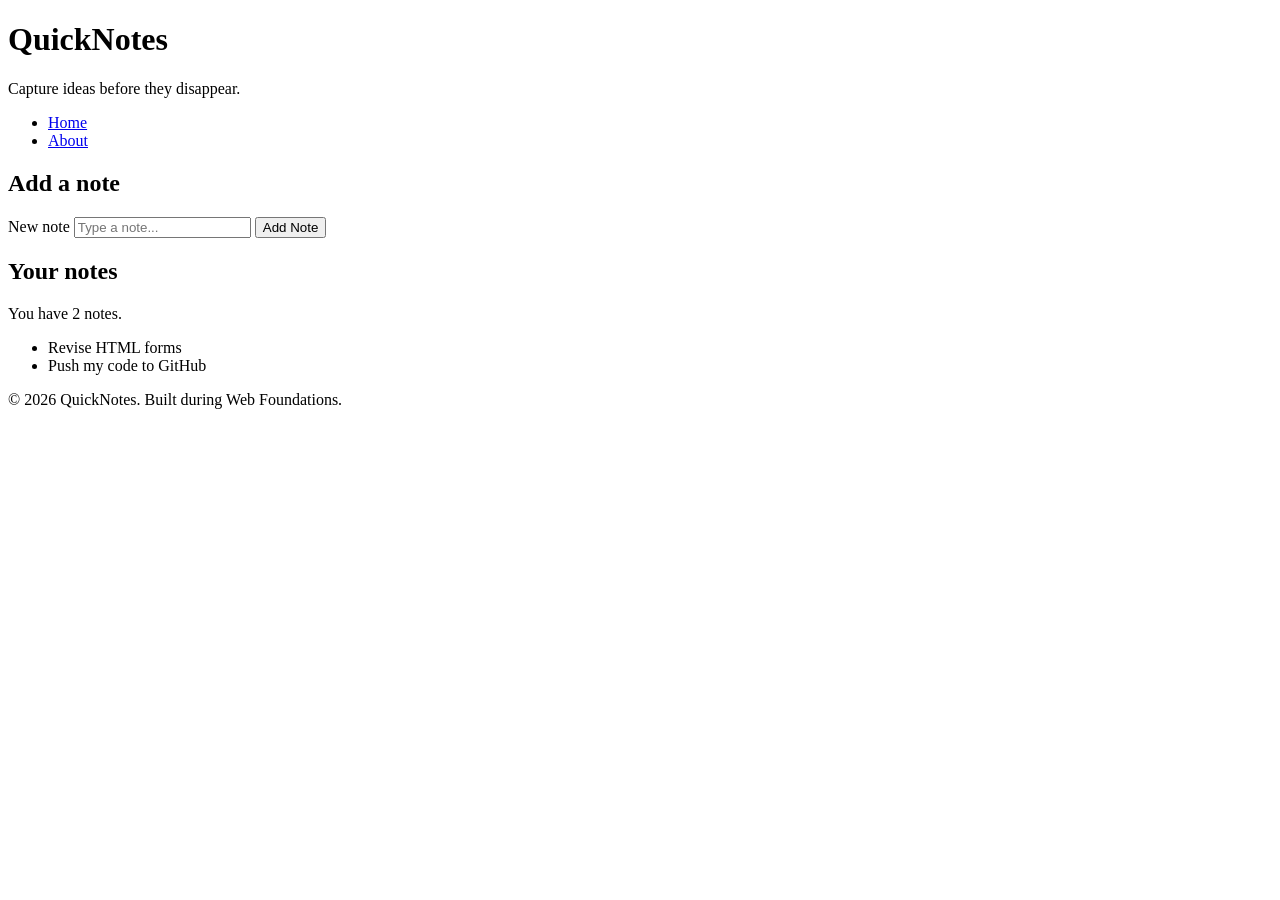
<file: day1/index.html>
<!DOCTYPE html>
<html lang="en">
  <head>
    <meta charset="UTF-8">
    <meta name="viewport" content="width=device-width, initial-scale=1.0">
    <title>QuickNotes</title>
  </head>
  <body>
    <header>
      <h1>QuickNotes</h1>
      <p>Capture ideas before they disappear.</p>
      <nav>
        <ul>
          <li><a href="index.html">Home</a></li>
          <li><a href="about.html">About</a></li>
        </ul>
      </nav>
    </header>
    <main>
      <section>
        <h2>Add a note</h2>
        <form id="note-form">
          <label for="note-input">New note</label>
          <input type="text" id="note-input" placeholder="Type a note...">
          <button type="submit">Add Note</button>
        </form>
      </section>
      <section>
        <h2>Your notes</h2>
        <p id="note-count">You have 2 notes.</p>
        <ul id="notes-list">
          <li>Revise HTML forms</li>
          <li>Push my code to GitHub</li>
        </ul>
      </section>
    </main>
    <footer>
      <p>&copy; 2026 QuickNotes. Built during Web Foundations.</p>
    </footer>
  </body>
</html>
</file>
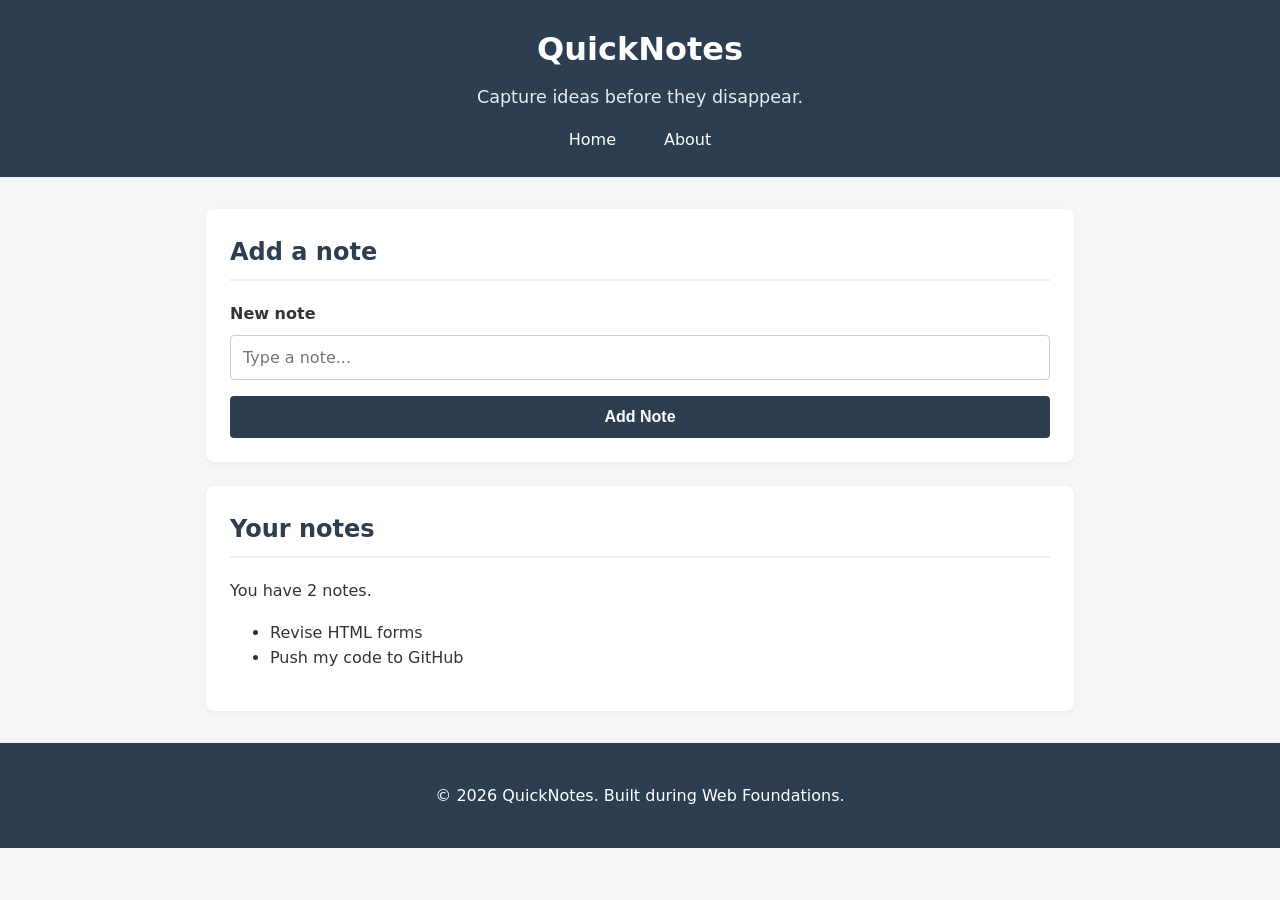
<file: day2/index.html>
<!DOCTYPE html>
<html lang="en">
  <head>
    <meta charset="UTF-8">
    <meta name="viewport" content="width=device-width, initial-scale=1.0">
    <title>QuickNotes</title>
    <link rel="stylesheet" href="style.css">
  </head>
  <body>
    <header>
      <h1>QuickNotes</h1>
      <p>Capture ideas before they disappear.</p>
      <nav>
        <ul>
          <li><a href="index.html">Home</a></li>
          <li><a href="about.html">About</a></li>
        </ul>
      </nav>
    </header>
    <main>
      <section>
        <h2>Add a note</h2>
        <form id="note-form">
          <label for="note-input">New note</label>
          <input type="text" id="note-input" placeholder="Type a note...">
          <button type="submit">Add Note</button>
        </form>
      </section>
      <section>
        <h2>Your notes</h2>
        <p id="note-count">You have 2 notes.</p>
        <ul id="notes-list">
          <li>Revise HTML forms</li>
          <li>Push my code to GitHub</li>
        </ul>
      </section>
    </main>
    <footer>
      <p>&copy; 2026 QuickNotes. Built during Web Foundations.</p>
    </footer>
  </body>
</html>
</file>
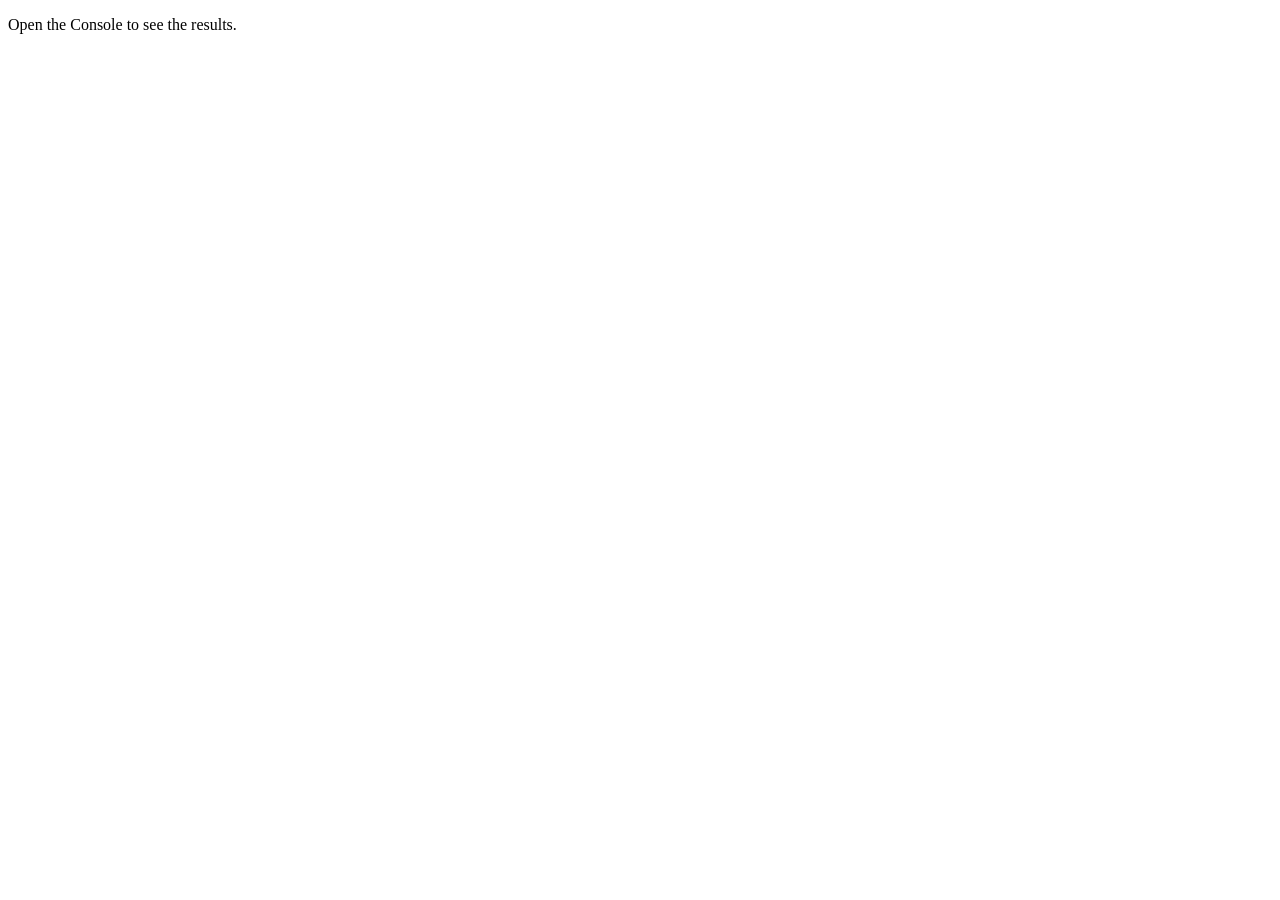
<file: day3/index.html>
<!DOCTYPE html>
<html lang="en">
  <head>
    <meta charset="UTF-8">
    <meta name="viewport" content="width=device-width, initial-scale=1.0">
    <title>Notes Toolkit</title>
  </head>
  <body>
    <main>
      <p>Open the Console to see the results.</p>
    </main>
    <script src="script.js" defer></script>
  </body>
</html>
</file>
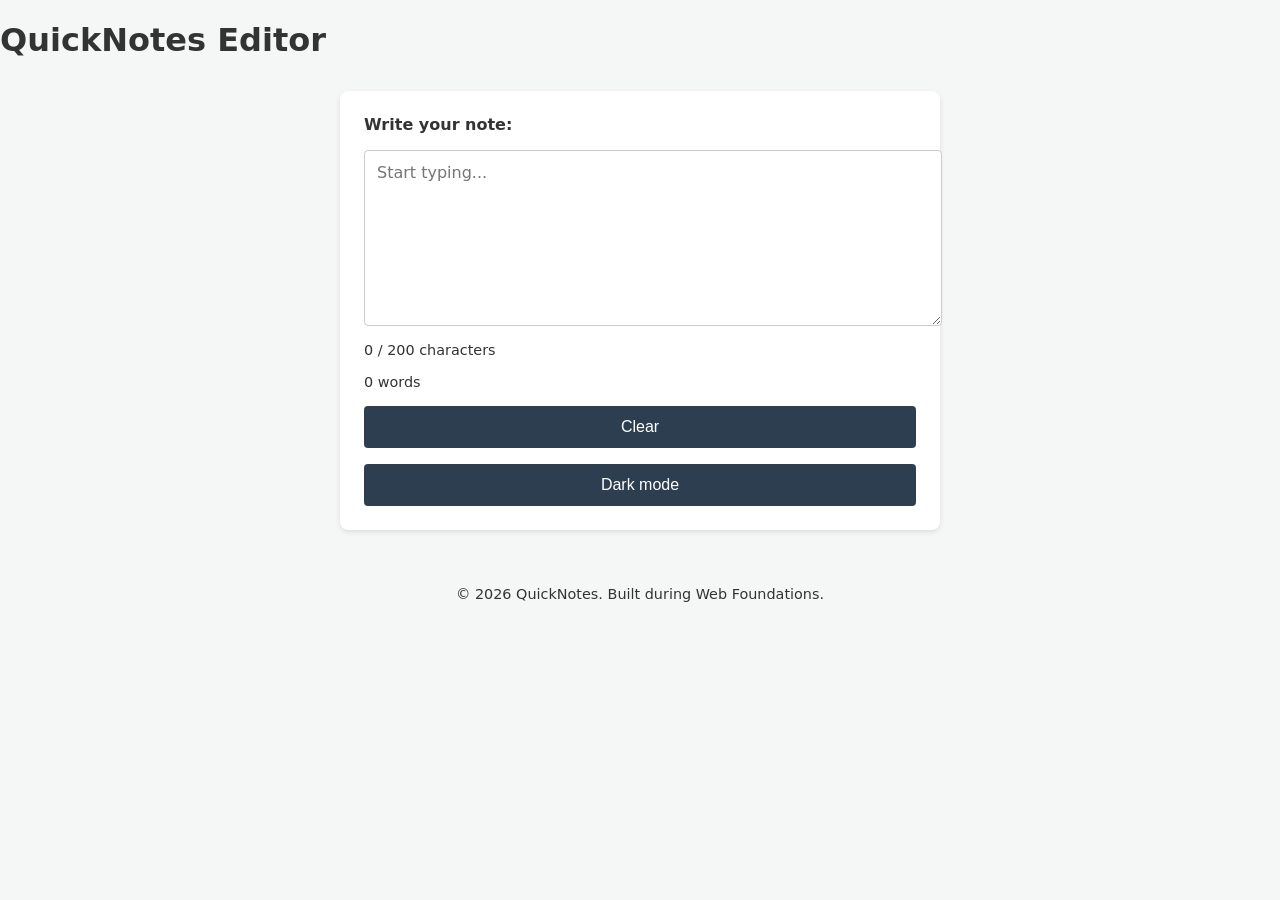
<file: day4/index.html>
<!DOCTYPE html>
<html lang="en">
  <head>
    <meta charset="UTF-8">
    <meta name="viewport" content="width=device-width, initial-scale=1.0">
    <title>QuickNotes Editor</title>
    <link rel="stylesheet" href="style.css">
  </head>
  <body>
    <header>
      <h1>QuickNotes Editor</h1>
    </header>
    <main>
      <section>
        <label for="note-text">Write your note:</label>
        <textarea id="note-text" placeholder="Start typing..."></textarea>
        <p id="char-count">0 / 200 characters</p>
        <p id="word-count">0 words</p>
        <button id="clear-btn">Clear</button>
        <button id="theme-toggle">Dark mode</button>
      </section>
    </main>
    <footer>
      <p>&copy; 2026 QuickNotes. Built during Web Foundations.</p>
    </footer>
    <script src="script.js" defer></script>
  </body>
</html>
</file>
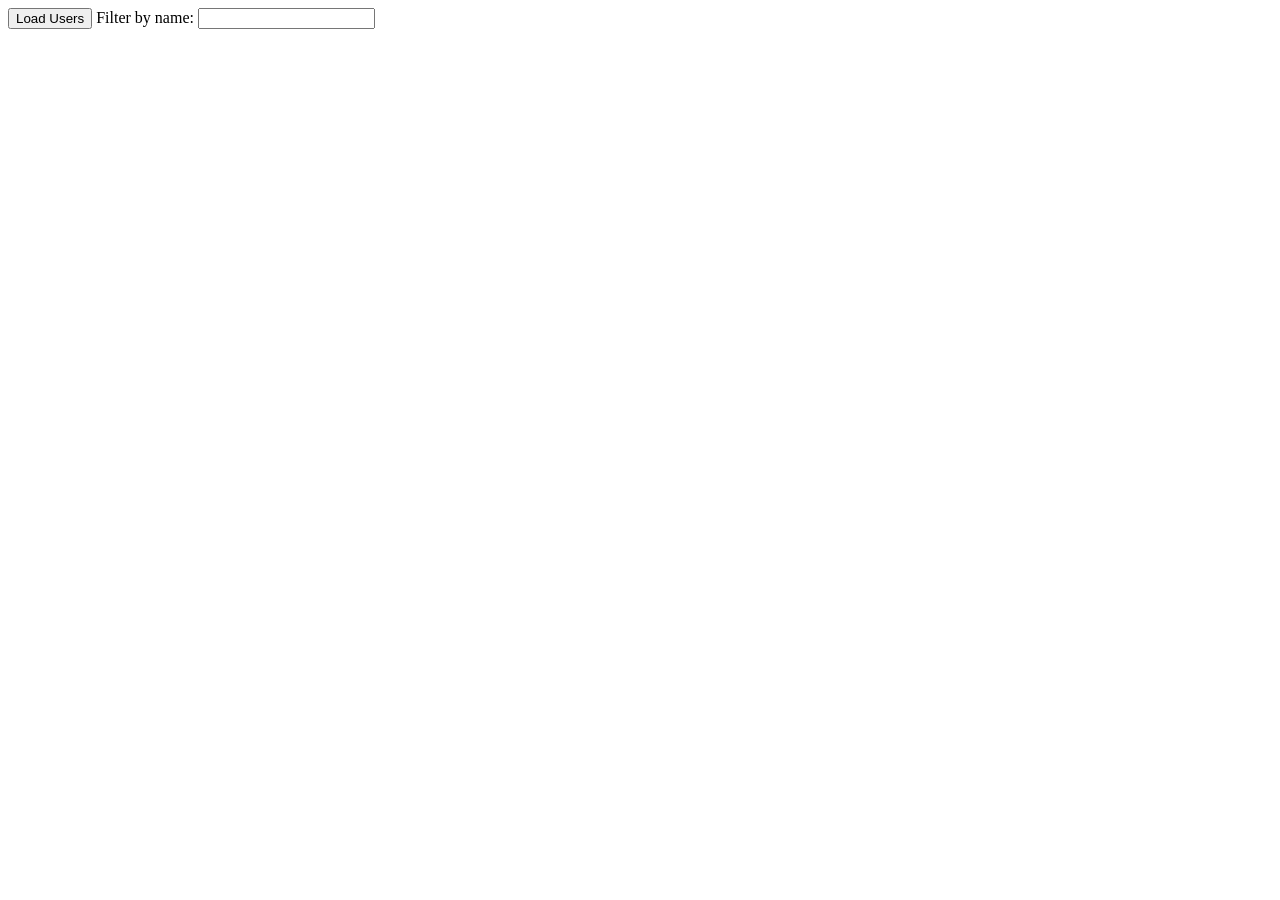
<file: day5/index.html>
<!DOCTYPE html>
<html lang="en">
  <head>
    <meta charset="UTF-8">
    <meta name="viewport" content="width=device-width, initial-scale=1.0">
    <title>User Directory</title>
  </head>
  <body>
    <main>
      <button id="load-users">Load Users</button>
      
      <label for="filter-input">Filter by name:</label>
      <input type="text" id="filter-input">
      
      <p id="status"></p>
      
      <ul id="users-list"></ul>
    </main>
    <script src="users.js" defer></script>
  </body>
</html>
</file>
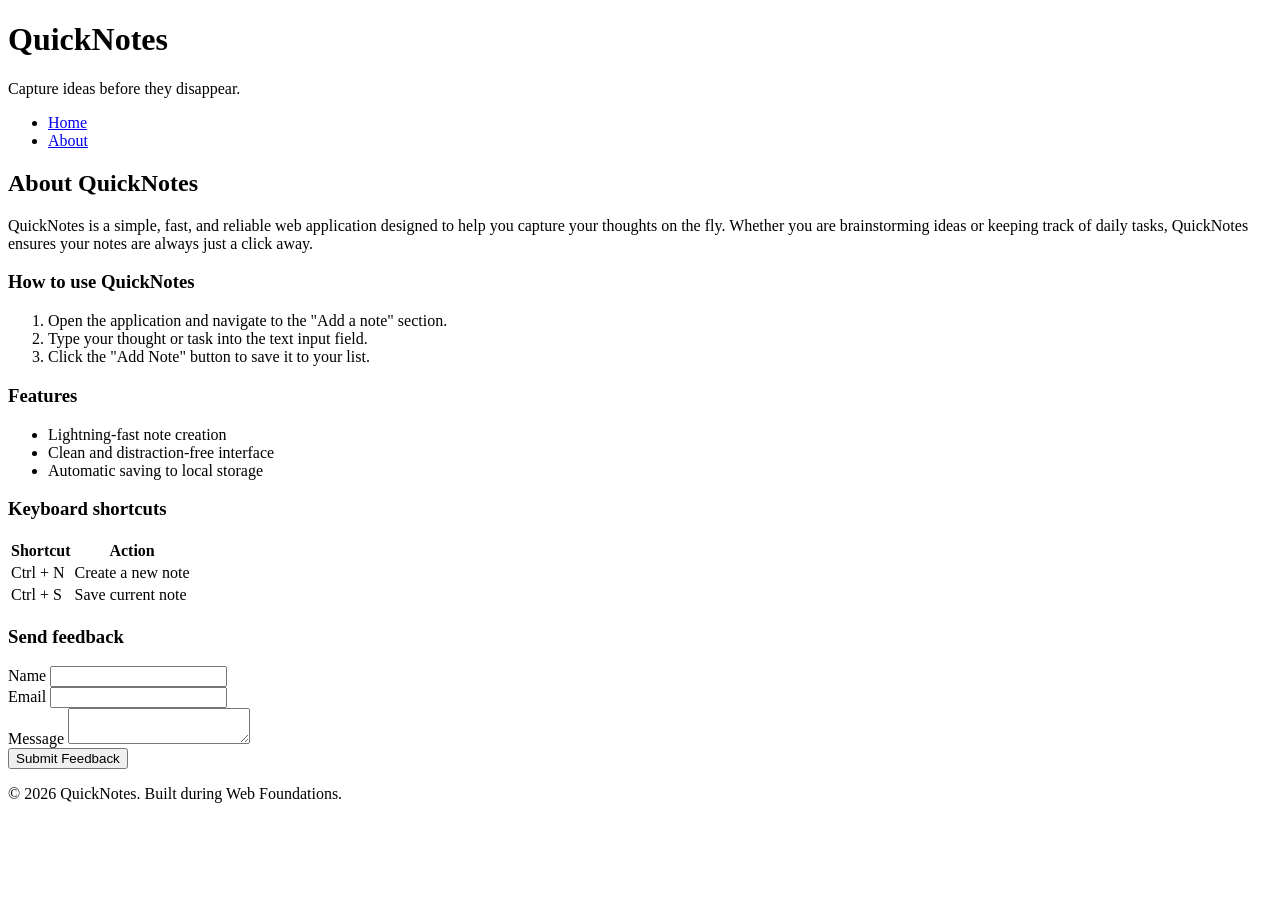
<file: day1/about.html>
<!DOCTYPE html>
<html lang="en">
  <head>
    <meta charset="UTF-8">
    <meta name="viewport" content="width=device-width, initial-scale=1.0">
    <title>About QuickNotes</title>
  </head>
  <body>
    <header>
      <h1>QuickNotes</h1>
      <p>Capture ideas before they disappear.</p>
      <nav>
        <ul>
          <li><a href="index.html">Home</a></li>
          <li><a href="about.html">About</a></li>
        </ul>
      </nav>
    </header>
    <main>
      <h2>About QuickNotes</h2>
      <p>QuickNotes is a simple, fast, and reliable web application designed to help you capture your thoughts on the fly. Whether you are brainstorming ideas or keeping track of daily tasks, QuickNotes ensures your notes are always just a click away.</p>

      <section>
        <h3>How to use QuickNotes</h3>
        <ol>
          <li>Open the application and navigate to the "Add a note" section.</li>
          <li>Type your thought or task into the text input field.</li>
          <li>Click the "Add Note" button to save it to your list.</li>
        </ol>
      </section>

      <section>
        <h3>Features</h3>
        <ul>
          <li>Lightning-fast note creation</li>
          <li>Clean and distraction-free interface</li>
          <li>Automatic saving to local storage</li>
        </ul>
      </section>

      <section>
        <h3>Keyboard shortcuts</h3>
        <table>
          <thead>
            <tr>
              <th>Shortcut</th>
              <th>Action</th>
            </tr>
          </thead>
          <tbody>
            <tr>
              <td>Ctrl + N</td>
              <td>Create a new note</td>
            </tr>
            <tr>
              <td>Ctrl + S</td>
              <td>Save current note</td>
            </tr>
          </tbody>
        </table>
      </section>

      <section>
        <h3>Send feedback</h3>
        <form id="feedback-form">
          <label for="feedback-name">Name</label>
          <input type="text" id="feedback-name" name="name" required>
          <br>
          <label for="feedback-email">Email</label>
          <input type="email" id="feedback-email" name="email" required>
          <br>
          <label for="feedback-message">Message</label>
          <textarea id="feedback-message" name="message" required></textarea>
          <br>
          <button type="submit">Submit Feedback</button>
        </form>
      </section>
    </main>
    <footer>
      <p>&copy; 2026 QuickNotes. Built during Web Foundations.</p>
    </footer>
  </body>
</html>
</file>
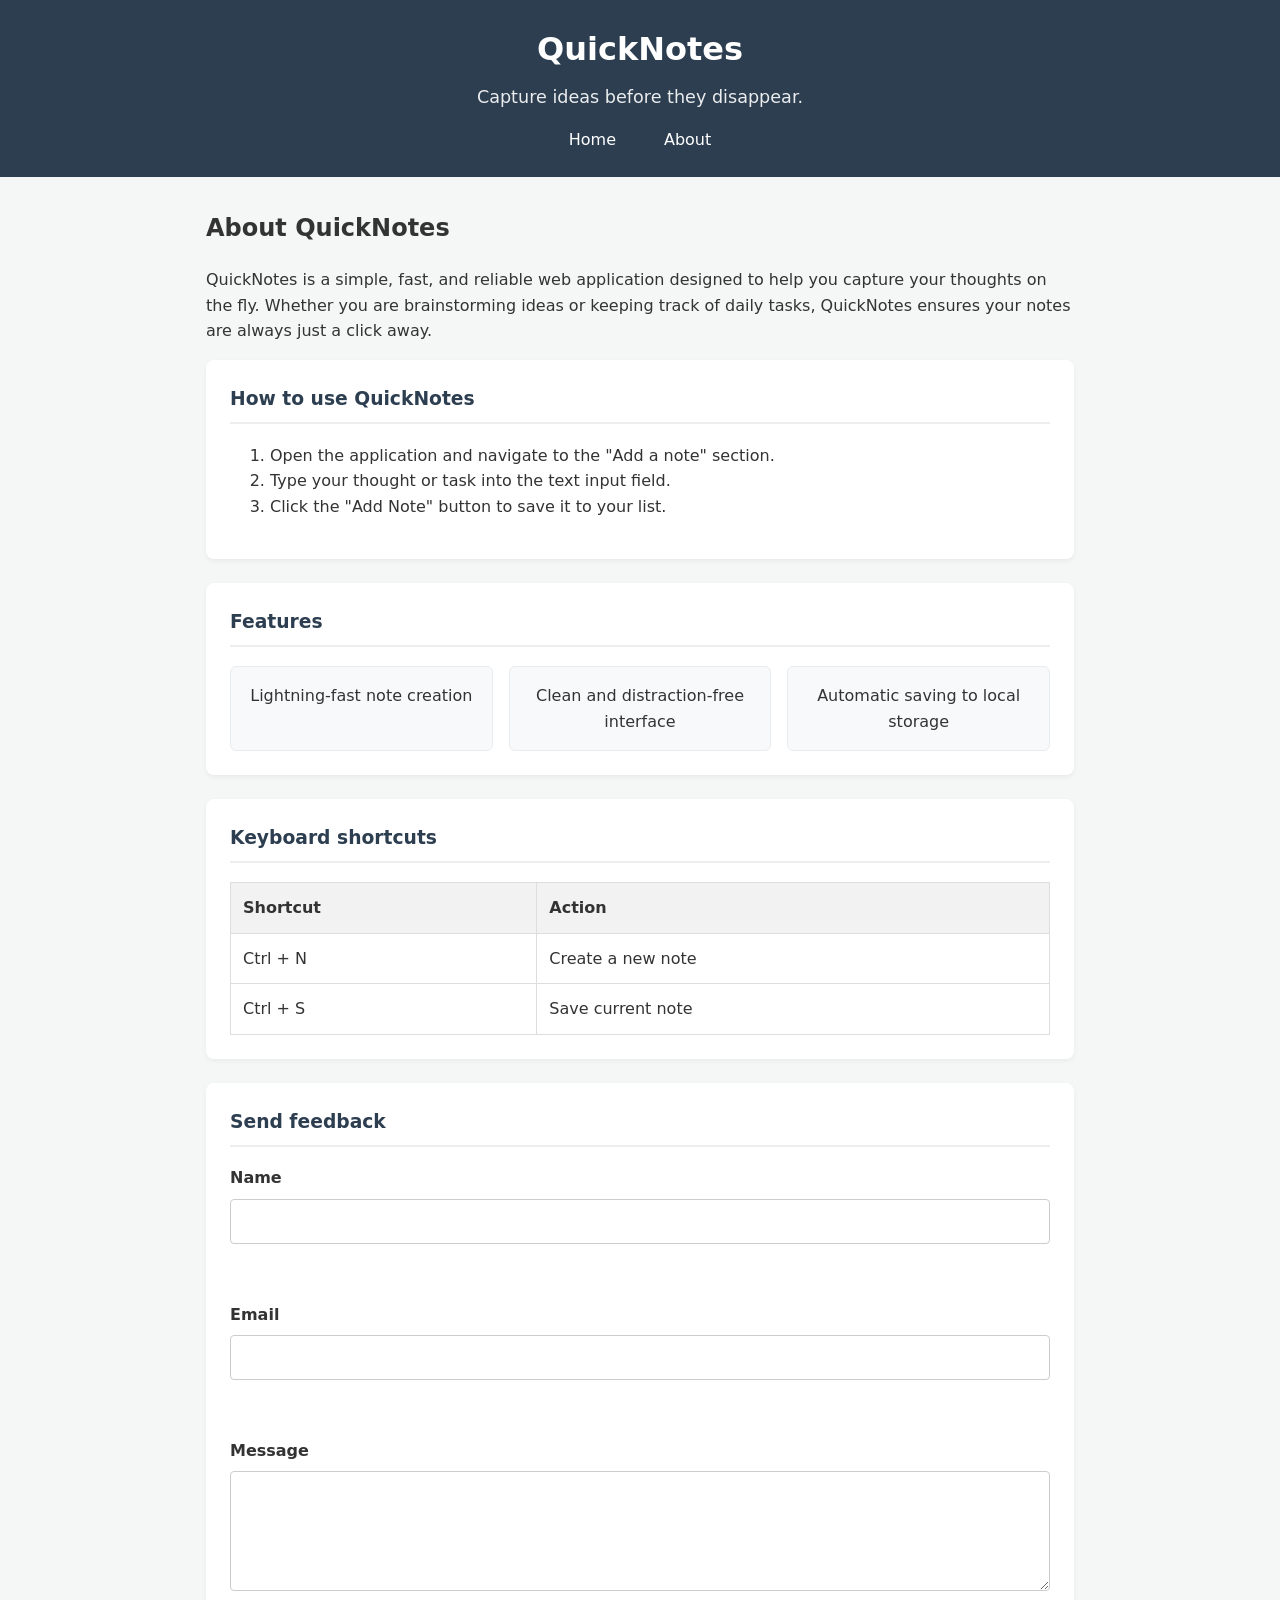
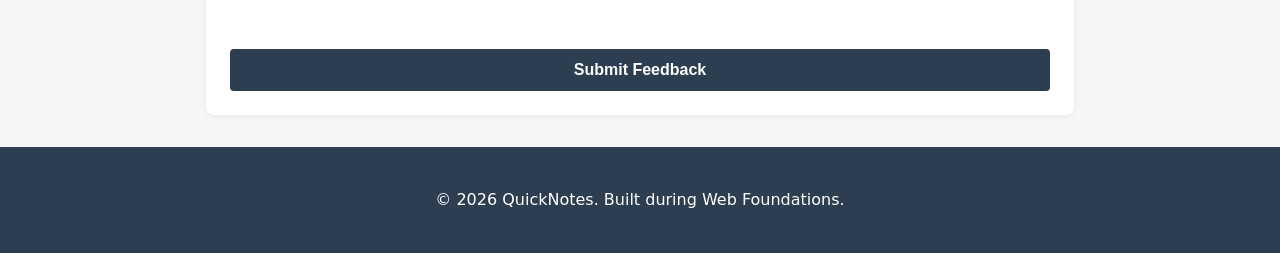
<file: day2/about.html>
<!DOCTYPE html>
<html lang="en">
  <head>
    <meta charset="UTF-8">
    <meta name="viewport" content="width=device-width, initial-scale=1.0">
    <title>About QuickNotes</title>
    <link rel="stylesheet" href="style.css">
  </head>
  <body>
    <header>
      <h1>QuickNotes</h1>
      <p>Capture ideas before they disappear.</p>
      <nav>
        <ul>
          <li><a href="index.html">Home</a></li>
          <li><a href="about.html">About</a></li>
        </ul>
      </nav>
    </header>
    <main>
      <h2>About QuickNotes</h2>
      <p>QuickNotes is a simple, fast, and reliable web application designed to help you capture your thoughts on the fly. Whether you are brainstorming ideas or keeping track of daily tasks, QuickNotes ensures your notes are always just a click away.</p>

      <section>
        <h3>How to use QuickNotes</h3>
        <ol>
          <li>Open the application and navigate to the "Add a note" section.</li>
          <li>Type your thought or task into the text input field.</li>
          <li>Click the "Add Note" button to save it to your list.</li>
        </ol>
      </section>

      <section>
        <h3>Features</h3>
        <ul class="features">
          <li>Lightning-fast note creation</li>
          <li>Clean and distraction-free interface</li>
          <li>Automatic saving to local storage</li>
        </ul>
      </section>

      <section>
        <h3>Keyboard shortcuts</h3>
        <table>
          <thead>
            <tr>
              <th>Shortcut</th>
              <th>Action</th>
            </tr>
          </thead>
          <tbody>
            <tr>
              <td>Ctrl + N</td>
              <td>Create a new note</td>
            </tr>
            <tr>
              <td>Ctrl + S</td>
              <td>Save current note</td>
            </tr>
          </tbody>
        </table>
      </section>

      <section>
        <h3>Send feedback</h3>
        <form id="feedback-form">
          <label for="feedback-name">Name</label>
          <input type="text" id="feedback-name" name="name" required>
          <br>
          <label for="feedback-email">Email</label>
          <input type="email" id="feedback-email" name="email" required>
          <br>
          <label for="feedback-message">Message</label>
          <textarea id="feedback-message" name="message" required></textarea>
          <br>
          <button type="submit">Submit Feedback</button>
        </form>
      </section>
    </main>
    <footer>
      <p>&copy; 2026 QuickNotes. Built during Web Foundations.</p>
    </footer>
  </body>
</html>
</file>
<file: day2/style.css>
/* 1. Reset and Base Styles */
*, *::before, *::after {
  box-sizing: border-box;
}

body {
  margin: 0;
  font-family: system-ui, -apple-system, "Segoe UI", Roboto, sans-serif;
  line-height: 1.6;
  background-color: #f4f7f6;
  color: #333;
}

/* 2. Header Styles */
header {
  background-color: #2c3e50;
  color: #ffffff;
  padding: 1.5rem;
  text-align: center;
}

header h1 {
  margin: 0 0 0.5rem 0;
  font-size: 2rem;
}

header p {
  margin: 0 0 1rem 0;
  font-size: 1.1rem;
  opacity: 0.9;
}

/* 3. Navigation (Flexbox) */
nav ul {
  list-style: none;
  padding: 0;
  margin: 0;
  display: flex;
  justify-content: center;
  gap: 16px;
}

nav a {
  color: #ffffff;
  text-decoration: none;
  padding: 0.5rem 1rem;
  border-radius: 4px;
  transition: background-color 0.3s ease;
}

nav a:hover {
  background-color: rgba(255, 255, 255, 0.2);
}

/* 4. Main and Section (Card Look) */
main {
  max-width: 900px;
  margin: 2rem auto;
  padding: 0 1rem;
}

section {
  background: #ffffff;
  padding: 1.5rem;
  margin-bottom: 1.5rem;
  border-radius: 8px;
  box-shadow: 0 2px 5px rgba(0, 0, 0, 0.05);
}

section h2, section h3 {
  margin-top: 0;
  color: #2c3e50;
  border-bottom: 2px solid #eee;
  padding-bottom: 0.5rem;
}

/* 5. Features List (CSS Grid) */
ul.features {
  list-style: none;
  padding: 0;
  margin: 0;
  display: grid;
  grid-template-columns: repeat(auto-fit, minmax(180px, 1fr));
  gap: 1rem;
}

ul.features li {
  background: #f8f9fa;
  padding: 1rem;
  border-radius: 6px;
  border: 1px solid #e9ecef;
  text-align: center;
  font-weight: 500;
}

/* 6. Shortcuts Table */
table {
  width: 100%;
  border-collapse: collapse;
  margin-top: 1rem;
}

th, td {
  border: 1px solid #ddd;
  padding: 0.75rem;
  text-align: left;
}

th {
  background-color: #f2f2f2;
  font-weight: 600;
}

/* 7. Feedback Form */
form {
  display: flex;
  flex-direction: column;
  gap: 1rem;
}

label {
  font-weight: 600;
  margin-bottom: -0.5rem;
}

input, textarea {
  width: 100%;
  padding: 0.75rem;
  border: 1px solid #ccc;
  border-radius: 4px;
  font-size: 1rem;
  font-family: inherit;
}

textarea {
  min-height: 120px;
  resize: vertical;
}

/* 8. Buttons and Transitions */
button {
  padding: 0.75rem 1.5rem;
  background-color: #2c3e50;
  color: #ffffff;
  border: none;
  border-radius: 4px;
  cursor: pointer;
  font-size: 1rem;
  font-weight: 600;
  transition: background-color 0.3s ease, transform 0.2s ease;
}

button:hover {
  background-color: #34495e;
  transform: translateY(-2px);
}

/* Footer */
footer {
  text-align: center;
  padding: 1.5rem;
  background-color: #2c3e50;
  color: #ffffff;
  margin-top: 2rem;
}

/* 9. Media Query for Small Screens */
@media (max-width: 600px) {
  header {
    padding: 1rem;
  }
  
  header h1 {
    font-size: 1.5rem;
  }
  
  header p {
    font-size: 0.95rem;
  }
}
</file>
<file: day4/style.css>
/* 1. CSS Variables for Light Theme */
:root {
  --bg-color: #f4f7f6;
  --text-color: #333333;
  --card-bg: #ffffff;
  --border-color: #cccccc;
  --button-bg: #2c3e50;
  --button-text: #ffffff;
}

/* 2. CSS Variables for Dark Theme */
body.dark {
  --bg-color: #1a1a1a;
  --text-color: #f4f7f6;
  --card-bg: #2d2d2d;
  --border-color: #555555;
  --button-bg: #4a90e2;
  --button-text: #ffffff;
}

/* Base Styles */
body {
  margin: 0;
  font-family: system-ui, -apple-system, sans-serif;
  background-color: var(--bg-color);
  color: var(--text-color);
  transition: background-color 0.3s ease, color 0.3s ease;
}

main {
  max-width: 600px;
  margin: 2rem auto;
  padding: 0 1rem;
}

section {
  background: var(--card-bg);
  padding: 1.5rem;
  border-radius: 8px;
  box-shadow: 0 2px 5px rgba(0, 0, 0, 0.1);
  display: flex;
  flex-direction: column;
  gap: 1rem;
}

label {
  font-weight: 600;
}

textarea {
  width: 100%;
  min-height: 150px;
  padding: 0.75rem;
  border: 1px solid var(--border-color);
  border-radius: 4px;
  font-family: inherit;
  font-size: 1rem;
  background: var(--card-bg);
  color: var(--text-color);
  resize: vertical;
}

p {
  margin: 0;
  font-size: 0.9rem;
}

/* 3. Character Counter Classes */
.warning {
  color: orange;
}

.over {
  color: red;
  font-weight: bold;
}

button {
  padding: 0.75rem 1.5rem;
  background-color: var(--button-bg);
  color: var(--button-text);
  border: none;
  border-radius: 4px;
  cursor: pointer;
  font-size: 1rem;
  transition: opacity 0.2s ease;
}

button:hover {
  opacity: 0.9;
}

footer {
  text-align: center;
  padding: 1.5rem;
  margin-top: 2rem;
}
</file>
